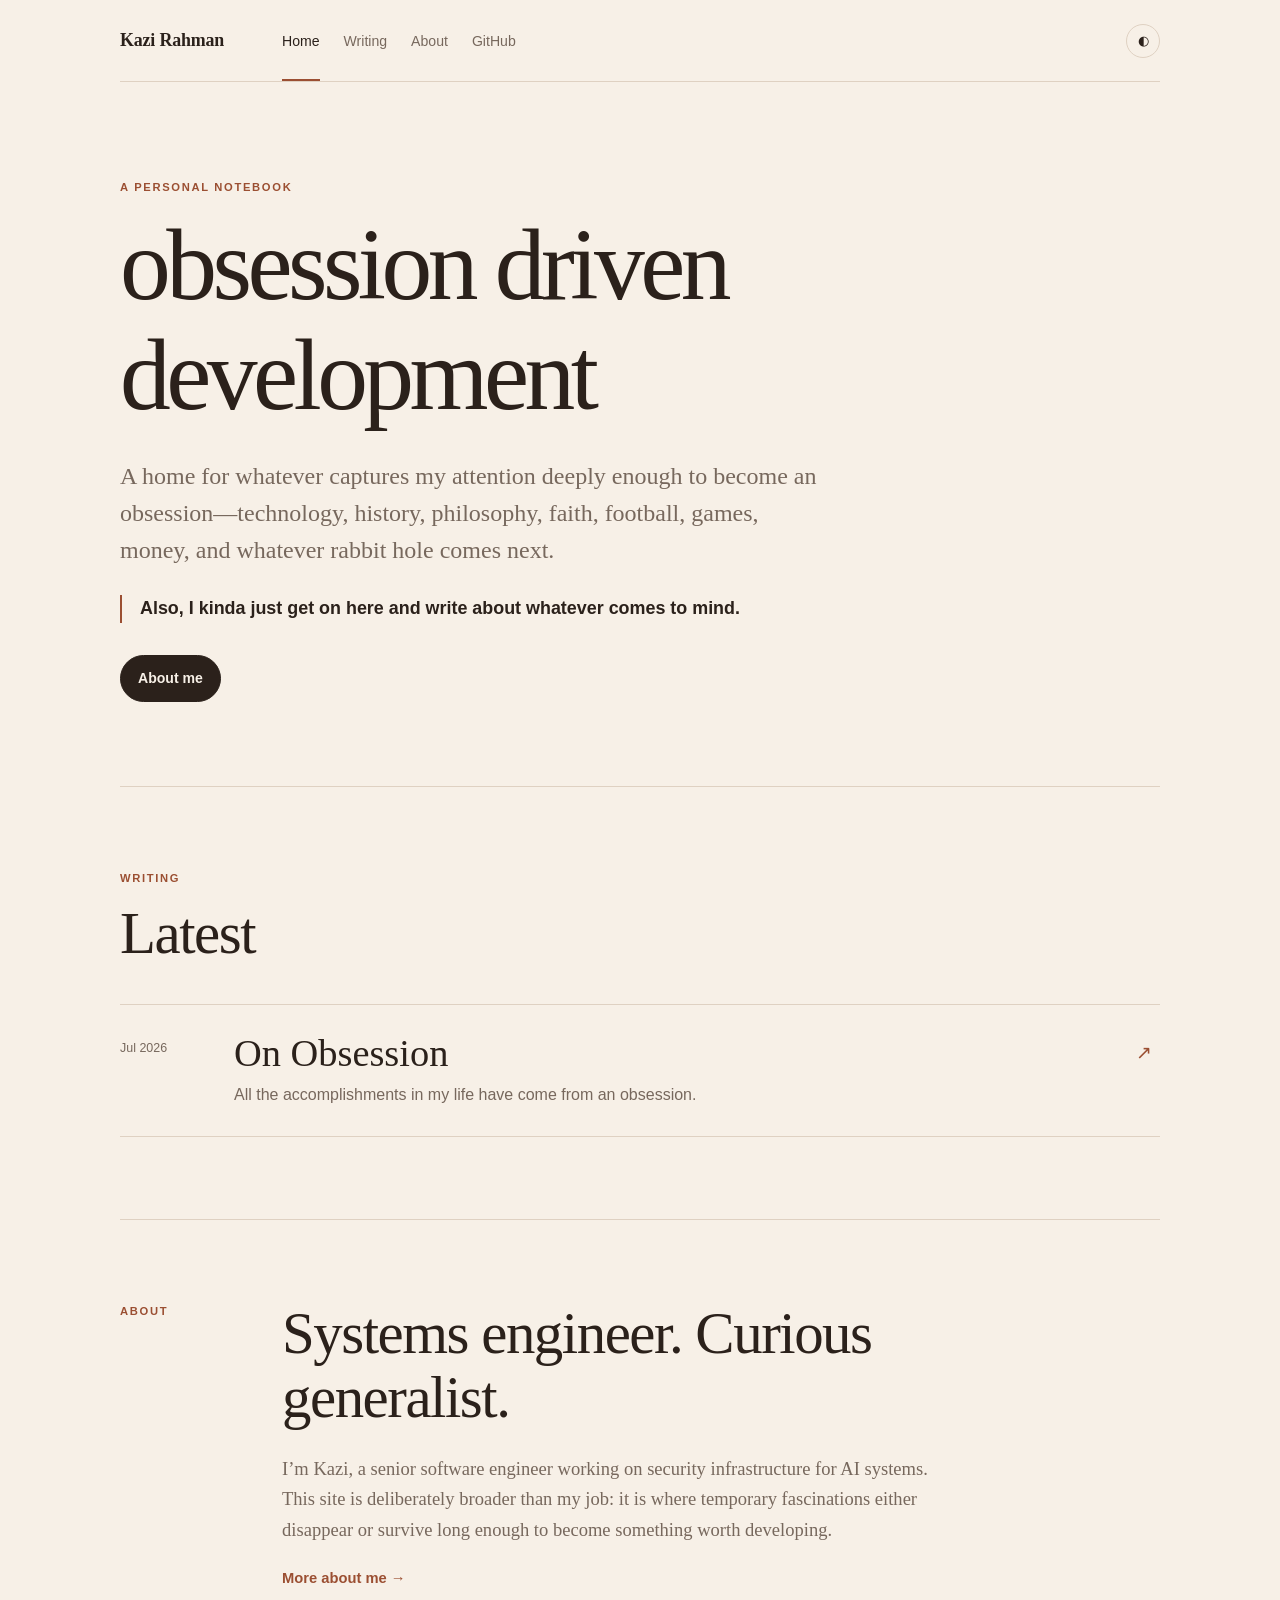
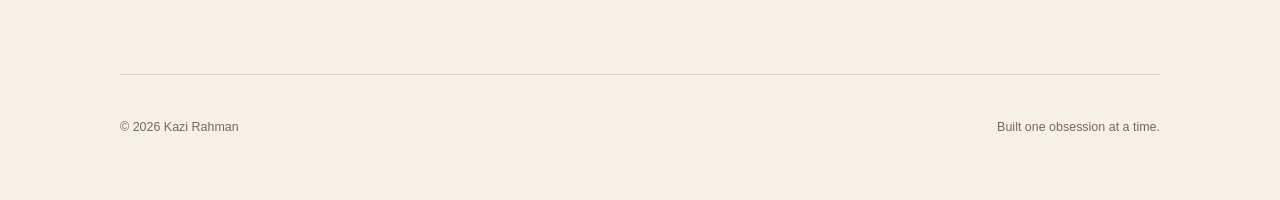
<file: index.html>
<!doctype html>
<html lang="en">
<head>
  <meta charset="utf-8">
  <meta name="viewport" content="width=device-width, initial-scale=1">
  <meta name="description" content="Obsession driven development — Kazi Rahman's corner of the internet for technology, history, philosophy, faith, football, games, money, and whatever else captures his attention.">
  <title>obsession driven development — Kazi Rahman</title>
  <link rel="stylesheet" href="assets/styles.css">
  <script defer src="assets/site.js"></script>
</head>
<body>
  <header class="site-header">
    <div class="header-left">
      <a class="brand" href="index.html">Kazi Rahman</a>
      <nav aria-label="Primary navigation">
        <a class="nav-link active" href="index.html" aria-current="page">Home</a>
        <a class="nav-link" href="#writing">Writing</a>
        <a class="nav-link" href="about.html">About</a>
        <a class="nav-link" href="https://github.com/kazirahm" rel="me">GitHub</a>
      </nav>
    </div>
    <button class="theme-toggle" type="button" aria-label="Toggle color theme">◐</button>
  </header>

  <main>
    <section class="hero">
      <p class="eyebrow">A personal notebook</p>
      <h1>obsession driven development</h1>
      <p class="lede">A home for whatever captures my attention deeply enough to become an obsession—technology, history, philosophy, faith, football, games, money, and whatever rabbit hole comes next.</p>
      <p class="hero-aside">Also, I kinda just get on here and write about whatever comes to mind.</p>
      <a class="button" href="about.html">About me</a>
    </section>

    <section id="writing" class="section writing-section">
      <div class="section-heading">
        <p class="eyebrow">Writing</p>
        <h2>Latest</h2>
      </div>

      <article class="post-row">
        <div class="post-date">Jul 2026</div>
        <div class="post-copy">
          <h3><a href="posts/on-obsession.html">On Obsession</a></h3>
          <p>All the accomplishments in my life have come from an obsession.</p>
        </div>
        <a class="post-arrow" href="posts/on-obsession.html" aria-label="Read On Obsession">↗</a>
      </article>
    </section>

    <section class="section home-about">
      <p class="eyebrow">About</p>
      <div>
        <h2>Systems engineer. Curious generalist.</h2>
        <p>I’m Kazi, a senior software engineer working on security infrastructure for AI systems. This site is deliberately broader than my job: it is where temporary fascinations either disappear or survive long enough to become something worth developing.</p>
        <a class="text-link" href="about.html">More about me →</a>
      </div>
    </section>
  </main>

  <footer>
    <p>© <span id="year"></span> Kazi Rahman</p>
    <p>Built one obsession at a time.</p>
  </footer>
</body>
</html>
</file>
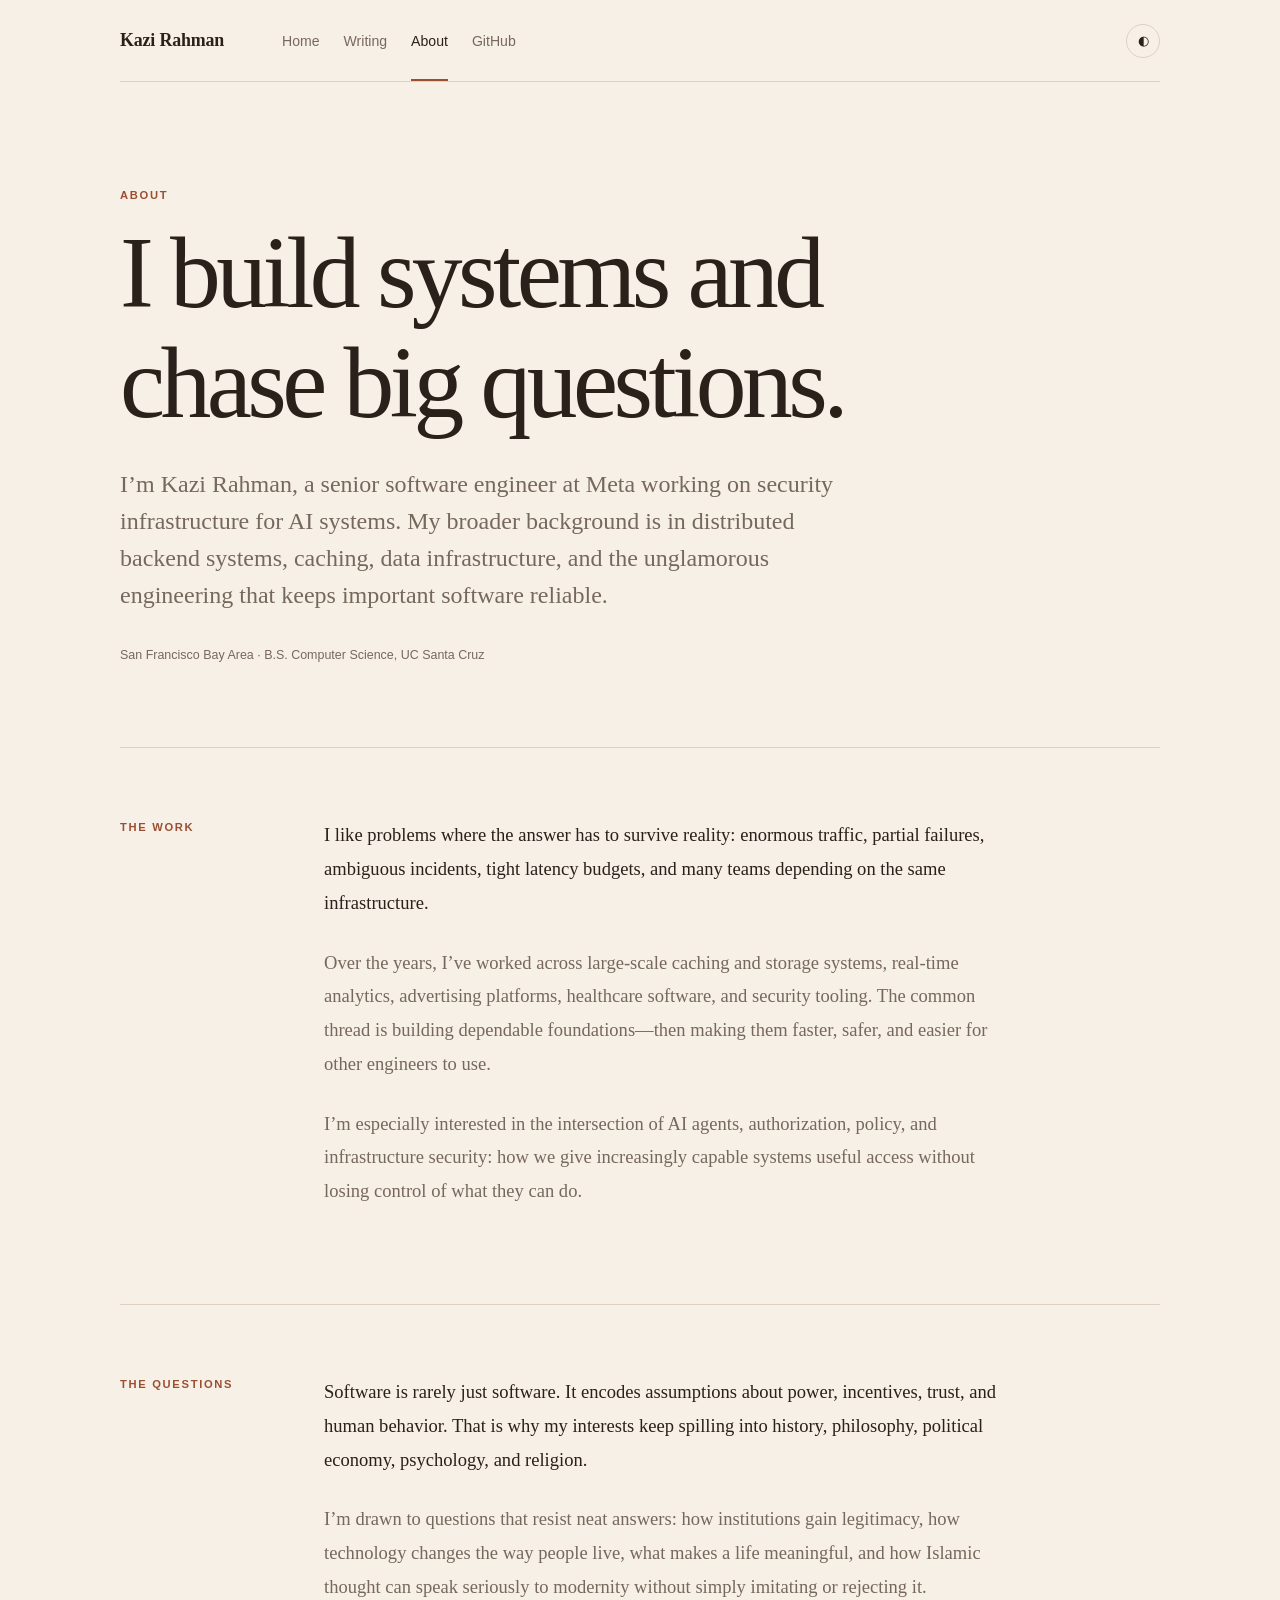
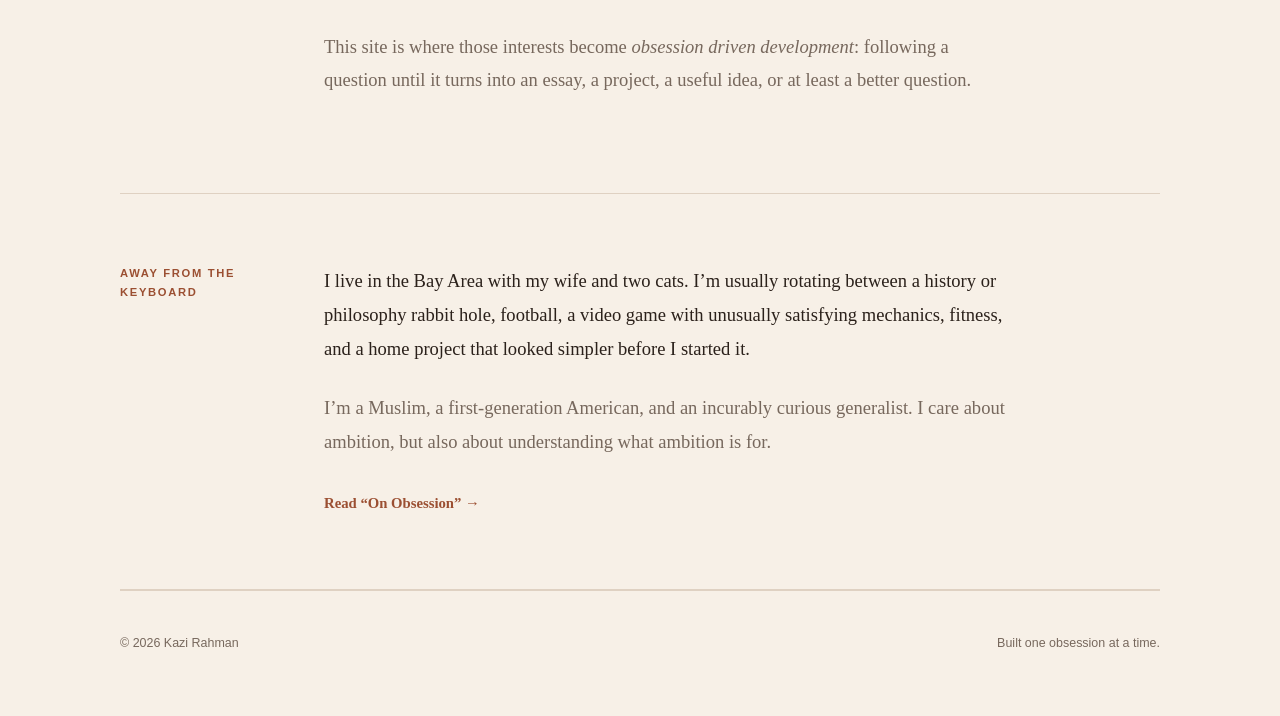
<file: about.html>
<!doctype html>
<html lang="en">
<head>
  <meta charset="utf-8">
  <meta name="viewport" content="width=device-width, initial-scale=1">
  <meta name="description" content="About Kazi Rahman — software engineer, writer, and lifelong student of technology, history, philosophy, and faith.">
  <title>About — obsession driven development</title>
  <link rel="stylesheet" href="assets/styles.css">
  <script defer src="assets/site.js"></script>
</head>
<body>
  <header class="site-header">
    <div class="header-left">
      <a class="brand" href="index.html">Kazi Rahman</a>
      <nav aria-label="Primary navigation">
        <a class="nav-link" href="index.html">Home</a>
        <a class="nav-link" href="index.html#writing">Writing</a>
        <a class="nav-link active" href="about.html" aria-current="page">About</a>
        <a class="nav-link" href="https://github.com/kazirahm" rel="me">GitHub</a>
      </nav>
    </div>
    <button class="theme-toggle" type="button" aria-label="Toggle color theme">◐</button>
  </header>

  <main class="about-page">
    <section class="page-intro">
      <p class="eyebrow">About</p>
      <h1>I build systems and chase big questions.</h1>
      <p class="lede">I’m Kazi Rahman, a senior software engineer at Meta working on security infrastructure for AI systems. My broader background is in distributed backend systems, caching, data infrastructure, and the unglamorous engineering that keeps important software reliable.</p>
      <p class="quiet-meta">San Francisco Bay Area · B.S. Computer Science, UC Santa Cruz</p>
    </section>

    <section class="essay-section">
      <p class="eyebrow">The work</p>
      <div class="prose">
        <p>I like problems where the answer has to survive reality: enormous traffic, partial failures, ambiguous incidents, tight latency budgets, and many teams depending on the same infrastructure.</p>
        <p>Over the years, I’ve worked across large-scale caching and storage systems, real-time analytics, advertising platforms, healthcare software, and security tooling. The common thread is building dependable foundations—then making them faster, safer, and easier for other engineers to use.</p>
        <p>I’m especially interested in the intersection of AI agents, authorization, policy, and infrastructure security: how we give increasingly capable systems useful access without losing control of what they can do.</p>
      </div>
    </section>

    <section class="essay-section">
      <p class="eyebrow">The questions</p>
      <div class="prose">
        <p>Software is rarely just software. It encodes assumptions about power, incentives, trust, and human behavior. That is why my interests keep spilling into history, philosophy, political economy, psychology, and religion.</p>
        <p>I’m drawn to questions that resist neat answers: how institutions gain legitimacy, how technology changes the way people live, what makes a life meaningful, and how Islamic thought can speak seriously to modernity without simply imitating or rejecting it.</p>
        <p>This site is where those interests become <em>obsession driven development</em>: following a question until it turns into an essay, a project, a useful idea, or at least a better question.</p>
      </div>
    </section>

    <section class="essay-section">
      <p class="eyebrow">Away from the keyboard</p>
      <div class="prose">
        <p>I live in the Bay Area with my wife and two cats. I’m usually rotating between a history or philosophy rabbit hole, football, a video game with unusually satisfying mechanics, fitness, and a home project that looked simpler before I started it.</p>
        <p>I’m a Muslim, a first-generation American, and an incurably curious generalist. I care about ambition, but also about understanding what ambition is for.</p>
        <a class="text-link" href="posts/on-obsession.html">Read “On Obsession” →</a>
      </div>
    </section>
  </main>

  <footer>
    <p>© <span id="year"></span> Kazi Rahman</p>
    <p>Built one obsession at a time.</p>
  </footer>
</body>
</html>
</file>
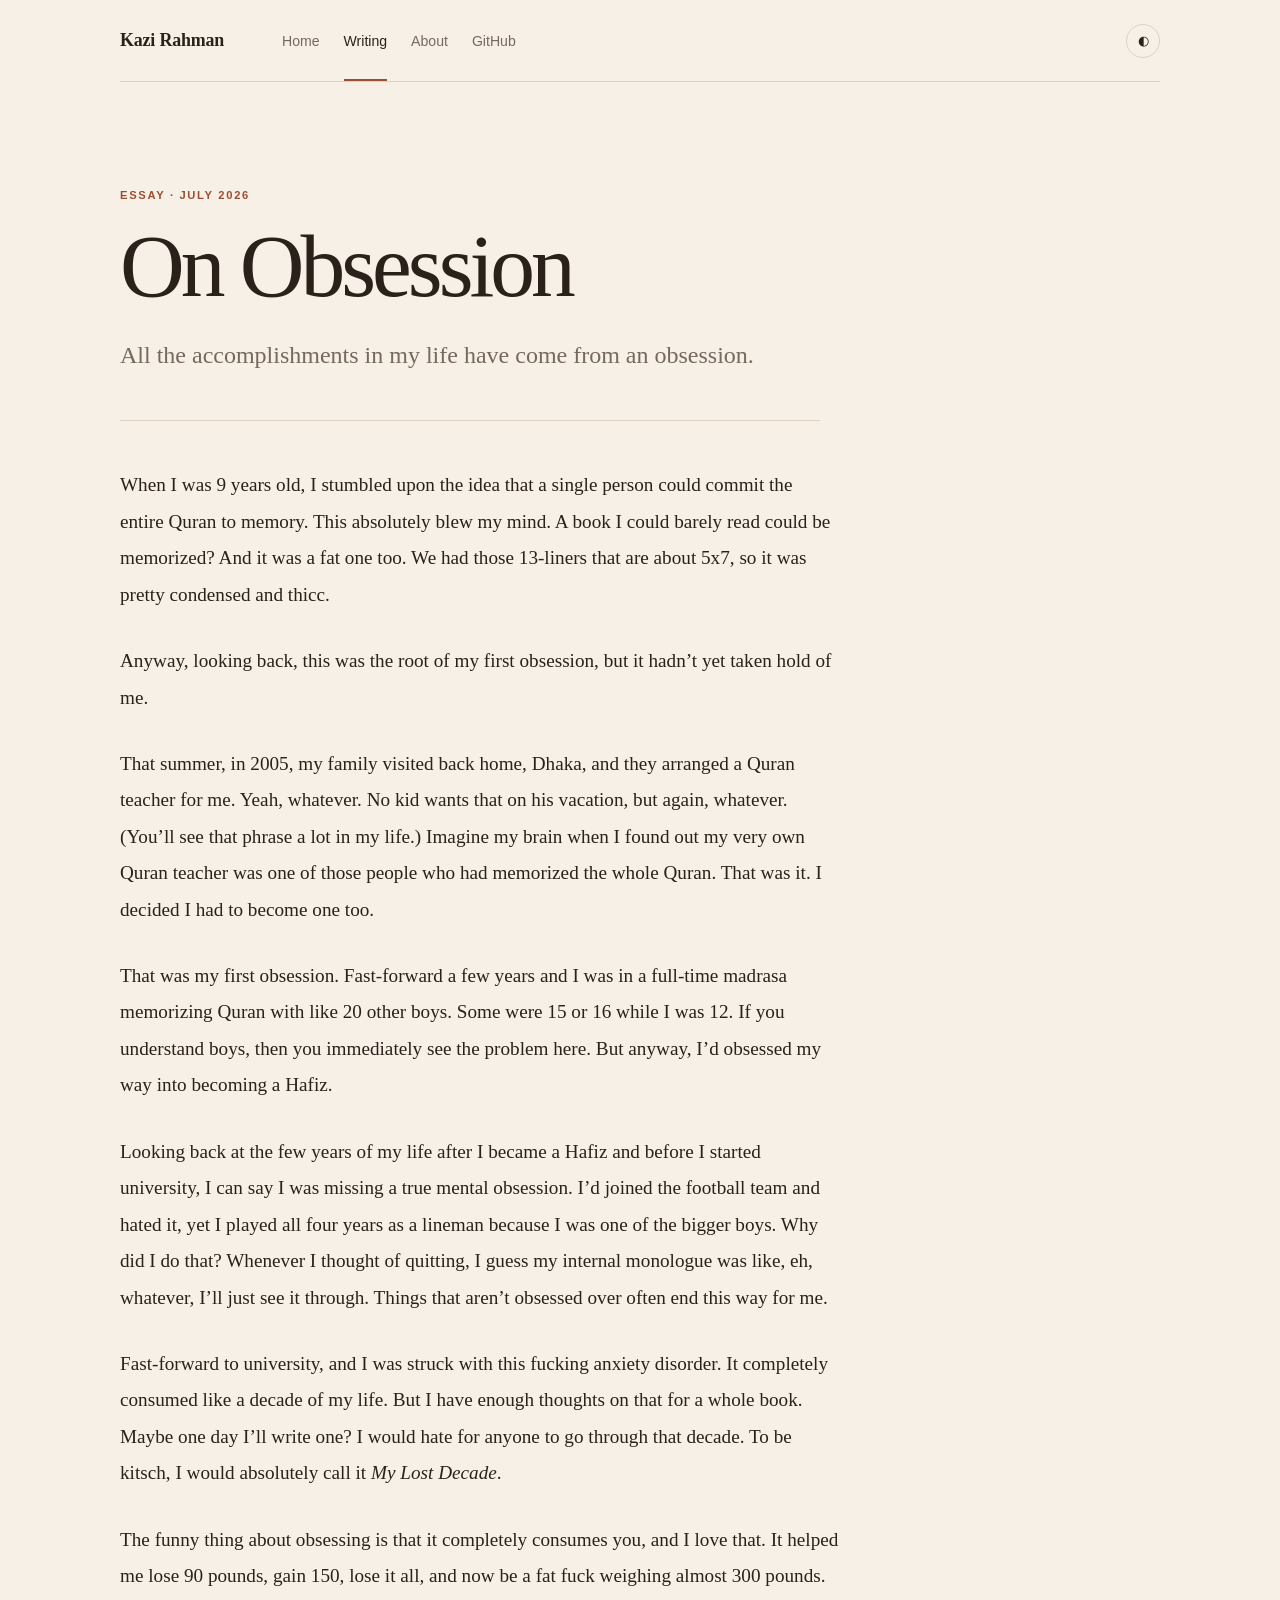
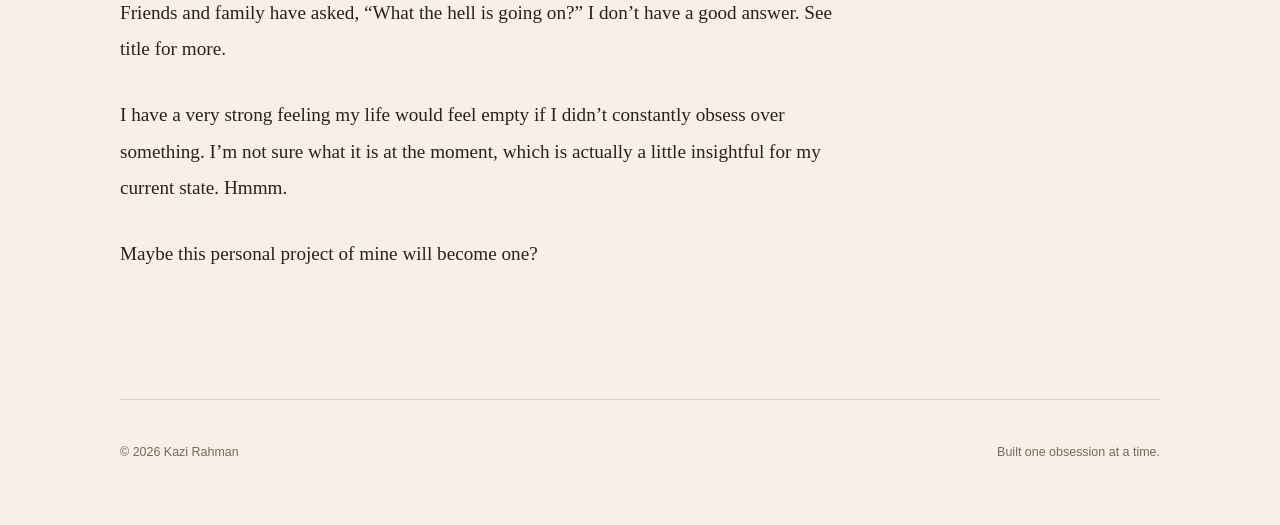
<file: posts/on-obsession.html>
<!doctype html>
<html lang="en">
<head>
  <meta charset="utf-8">
  <meta name="viewport" content="width=device-width, initial-scale=1">
  <meta name="description" content="All the accomplishments in Kazi Rahman's life have come from an obsession.">
  <title>On Obsession — Kazi Rahman</title>
  <link rel="stylesheet" href="../assets/styles.css">
  <script defer src="../assets/site.js"></script>
</head>
<body>
  <header class="site-header">
    <div class="header-left">
      <a class="brand" href="../index.html">Kazi Rahman</a>
      <nav aria-label="Primary navigation">
        <a class="nav-link" href="../index.html">Home</a>
        <a class="nav-link active" href="../index.html#writing" aria-current="page">Writing</a>
        <a class="nav-link" href="../about.html">About</a>
        <a class="nav-link" href="https://github.com/kazirahm" rel="me">GitHub</a>
      </nav>
    </div>
    <button class="theme-toggle" type="button" aria-label="Toggle color theme">◐</button>
  </header>

  <main>
    <article class="article-shell">
      <p class="eyebrow">Essay · July 2026</p>
      <h1>On Obsession</h1>
      <p class="lede">All the accomplishments in my life have come from an obsession.</p>

      <div class="article-body">
        <p>When I was 9 years old, I stumbled upon the idea that a single person could commit the entire Quran to memory. This absolutely blew my mind. A book I could barely read could be memorized? And it was a fat one too. We had those 13-liners that are about 5x7, so it was pretty condensed and thicc.</p>

        <p>Anyway, looking back, this was the root of my first obsession, but it hadn’t yet taken hold of me.</p>

        <p>That summer, in 2005, my family visited back home, Dhaka, and they arranged a Quran teacher for me. Yeah, whatever. No kid wants that on his vacation, but again, whatever. (You’ll see that phrase a lot in my life.) Imagine my brain when I found out my very own Quran teacher was one of those people who had memorized the whole Quran. That was it. I decided I had to become one too.</p>

        <p>That was my first obsession. Fast-forward a few years and I was in a full-time madrasa memorizing Quran with like 20 other boys. Some were 15 or 16 while I was 12. If you understand boys, then you immediately see the problem here. But anyway, I’d obsessed my way into becoming a Hafiz.</p>

        <p>Looking back at the few years of my life after I became a Hafiz and before I started university, I can say I was missing a true mental obsession. I’d joined the football team and hated it, yet I played all four years as a lineman because I was one of the bigger boys. Why did I do that? Whenever I thought of quitting, I guess my internal monologue was like, eh, whatever, I’ll just see it through. Things that aren’t obsessed over often end this way for me.</p>

        <p>Fast-forward to university, and I was struck with this fucking anxiety disorder. It completely consumed like a decade of my life. But I have enough thoughts on that for a whole book. Maybe one day I’ll write one? I would hate for anyone to go through that decade. To be kitsch, I would absolutely call it <em>My Lost Decade</em>.</p>

        <p>The funny thing about obsessing is that it completely consumes you, and I love that. It helped me lose 90 pounds, gain 150, lose it all, and now be a fat fuck weighing almost 300 pounds. Friends and family have asked, “What the hell is going on?” I don’t have a good answer. See title for more.</p>

        <p>I have a very strong feeling my life would feel empty if I didn’t constantly obsess over something. I’m not sure what it is at the moment, which is actually a little insightful for my current state. Hmmm.</p>

        <p>Maybe this personal project of mine will become one?</p>
      </div>
    </article>
  </main>

  <footer>
    <p>© <span id="year"></span> Kazi Rahman</p>
    <p>Built one obsession at a time.</p>
  </footer>
</body>
</html>
</file>
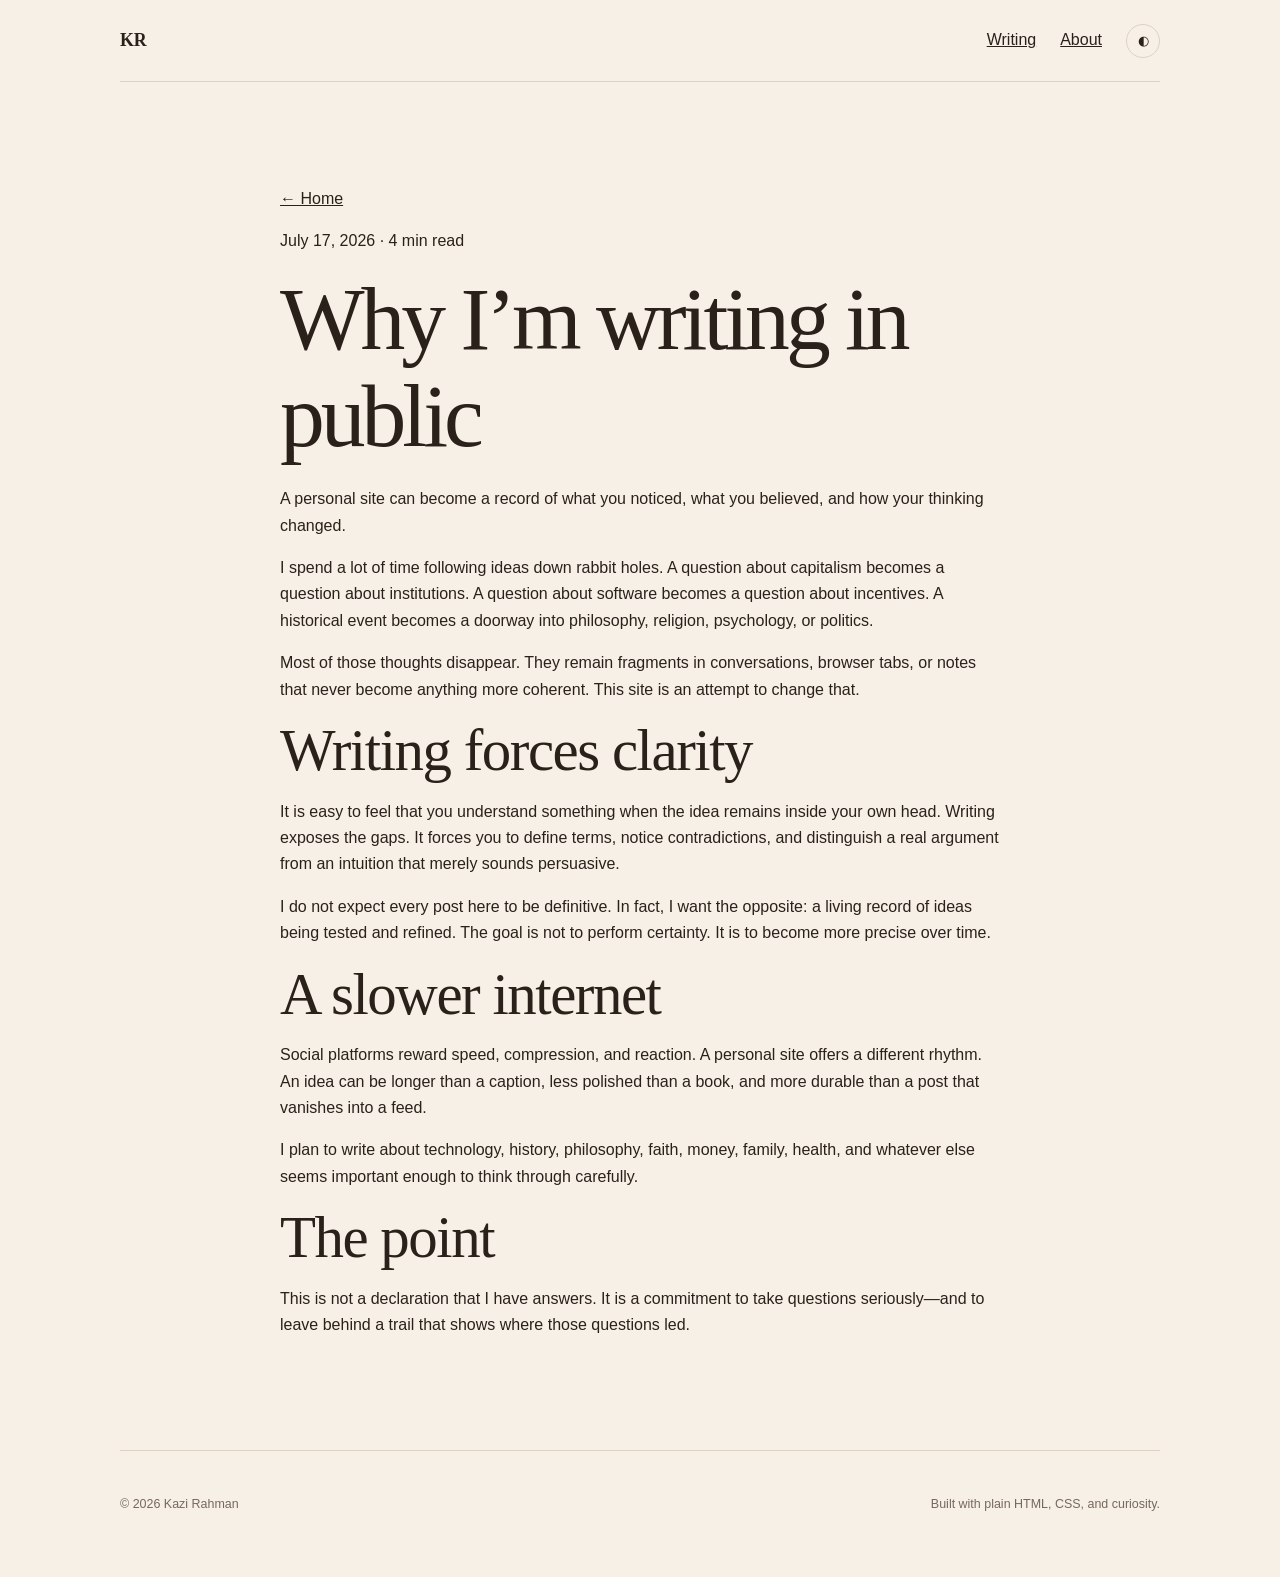
<file: posts/why-write-in-public.html>
<!doctype html>
<html lang="en">
<head>
  <meta charset="utf-8">
  <meta name="viewport" content="width=device-width, initial-scale=1">
  <meta name="description" content="Why Kazi Rahman is starting a personal site and writing in public.">
  <title>Why I’m writing in public — Kazi Rahman</title>
  <link rel="stylesheet" href="../assets/styles.css">
  <script defer src="../assets/site.js"></script>
</head>
<body>
  <header class="site-header">
    <a class="brand" href="../index.html">KR</a>
    <nav aria-label="Primary navigation">
      <a href="../index.html#writing">Writing</a>
      <a href="../index.html#about">About</a>
      <button class="theme-toggle" type="button" aria-label="Toggle dark mode">◐</button>
    </nav>
  </header>

  <main class="article-shell">
    <article class="article">
      <a class="back-link" href="../index.html">← Home</a>
      <p class="post-meta">July 17, 2026 · 4 min read</p>
      <h1>Why I’m writing in public</h1>
      <p class="article-deck">A personal site can become a record of what you noticed, what you believed, and how your thinking changed.</p>

      <p>I spend a lot of time following ideas down rabbit holes. A question about capitalism becomes a question about institutions. A question about software becomes a question about incentives. A historical event becomes a doorway into philosophy, religion, psychology, or politics.</p>

      <p>Most of those thoughts disappear. They remain fragments in conversations, browser tabs, or notes that never become anything more coherent. This site is an attempt to change that.</p>

      <h2>Writing forces clarity</h2>
      <p>It is easy to feel that you understand something when the idea remains inside your own head. Writing exposes the gaps. It forces you to define terms, notice contradictions, and distinguish a real argument from an intuition that merely sounds persuasive.</p>

      <p>I do not expect every post here to be definitive. In fact, I want the opposite: a living record of ideas being tested and refined. The goal is not to perform certainty. It is to become more precise over time.</p>

      <h2>A slower internet</h2>
      <p>Social platforms reward speed, compression, and reaction. A personal site offers a different rhythm. An idea can be longer than a caption, less polished than a book, and more durable than a post that vanishes into a feed.</p>

      <p>I plan to write about technology, history, philosophy, faith, money, family, health, and whatever else seems important enough to think through carefully.</p>

      <h2>The point</h2>
      <p>This is not a declaration that I have answers. It is a commitment to take questions seriously—and to leave behind a trail that shows where those questions led.</p>
    </article>
  </main>

  <footer>
    <p>© <span id="year"></span> Kazi Rahman</p>
    <p>Built with plain HTML, CSS, and curiosity.</p>
  </footer>
</body>
</html>
</file>
<file: assets/styles.css>
:root{--bg:#f7f0e7;--surface:#efe3d5;--text:#2b211b;--muted:#77685d;--accent:#9b4f32;--accent-hover:#7f3f28;--line:#dfd1c2;--max:1040px;--reading:720px;--sans:-apple-system,BlinkMacSystemFont,"Segoe UI",Arial,Helvetica,sans-serif;--serif:Georgia,"Times New Roman",serif;}[data-theme="dark"]{--bg:#1f1814;--surface:#2a211b;--text:#f4ece3;--muted:#b6a69a;--accent:#e09a79;--accent-hover:#efaf90;--line:#44372f;}*{box-sizing:border-box;}html{scroll-behavior:smooth;}body{margin:0;min-height:100vh;background:var(--bg);color:var(--text);font-family:var(--sans);font-synthesis:none;line-height:1.65;text-rendering:optimizeLegibility;-webkit-font-smoothing:antialiased;}a{color:inherit;}a:focus-visible,button:focus-visible{outline:2px solid var(--accent);outline-offset:4px;}.site-header,main,footer{width:min(calc(100% - 40px),var(--max));margin-inline:auto;}.site-header{min-height:82px;display:flex;align-items:center;justify-content:space-between;gap:24px;border-bottom:1px solid var(--line);}.header-left{min-width:0;display:flex;align-items:center;gap:clamp(26px,5vw,58px);}.brand{flex:0 0 auto;font-family:var(--serif);font-size:1.12rem;font-weight:700;letter-spacing:-.01em;text-decoration:none;}.site-header nav{min-width:0;display:flex;align-items:center;gap:24px;}.nav-link{position:relative;padding:29px 0 27px;color:var(--muted);font-size:.88rem;text-decoration:none;white-space:nowrap;}.nav-link:hover,.nav-link.active{color:var(--text);}.nav-link.active::after{content:"";position:absolute;right:0;bottom:-1px;left:0;height:2px;background:var(--accent);}.theme-toggle{flex:0 0 auto;width:34px;height:34px;border:1px solid var(--line);border-radius:50%;background:transparent;color:var(--text);cursor:pointer;}.hero{min-height:66vh;display:grid;align-content:center;padding:96px 0 84px;}.eyebrow{margin:0 0 14px;color:var(--accent);font-size:.7rem;font-weight:700;letter-spacing:.15em;text-transform:uppercase;}h1,h2,h3{margin-top:0;font-family:var(--serif);font-weight:400;line-height:1.08;}h1{max-width:830px;margin-bottom:28px;font-size:clamp(3.1rem,8vw,6.35rem);letter-spacing:-.045em;}h2{margin-bottom:0;font-size:clamp(2.1rem,4.6vw,3.75rem);letter-spacing:-.025em;}.lede{max-width:700px;margin:0;color:var(--muted);font-family:var(--serif);font-size:clamp(1.18rem,2vw,1.5rem);font-weight:400;line-height:1.55;}.hero-aside{max-width:650px;margin:26px 0 0;padding-left:18px;border-left:2px solid var(--accent);color:var(--text);font-family:var(--sans);font-size:clamp(1rem,1.5vw,1.12rem);font-weight:600;line-height:1.55;}.button{display:inline-block;width:fit-content;margin-top:32px;padding:11px 17px;border:1px solid var(--text);border-radius:999px;background:var(--text);color:var(--bg);font-size:.88rem;font-weight:700;text-decoration:none;transition:transform .15s ease,opacity .15s ease;}.button:hover{transform:translateY(-1px);opacity:.9;}.section{padding:82px 0;border-top:1px solid var(--line);}.section-heading{margin-bottom:38px;}.post-row{display:grid;grid-template-columns:90px minmax(0,1fr) 24px;gap:24px;align-items:start;padding:28px 0;border-top:1px solid var(--line);border-bottom:1px solid var(--line);}.post-date{padding-top:5px;color:var(--muted);font-size:.78rem;}.post-copy h3{margin-bottom:8px;font-size:clamp(1.75rem,3vw,2.5rem);}.post-copy h3 a,.post-arrow,.text-link{text-decoration:none;}.post-copy h3 a:hover,.text-link:hover{color:var(--accent-hover);}.post-copy p{max-width:580px;margin:0;color:var(--muted);}.post-arrow{padding-top:4px;color:var(--accent);font-size:1.2rem;}.home-about{display:grid;grid-template-columns:120px minmax(0,1fr);gap:42px;}.home-about h2{max-width:620px;margin-bottom:24px;}.home-about > div > p{max-width:660px;margin:0 0 20px;color:var(--muted);font-family:var(--serif);font-size:1.16rem;}.text-link{color:var(--accent);font-size:.92rem;font-weight:700;}footer{display:flex;justify-content:space-between;gap:24px;padding:30px 0 50px;border-top:1px solid var(--line);color:var(--muted);font-size:.78rem;}.page-intro{padding:104px 0 82px;border-bottom:1px solid var(--line);}.page-intro .lede{max-width:760px;}.quiet-meta{margin:30px 0 0;color:var(--muted);font-size:.78rem;}.essay-section{display:grid;grid-template-columns:150px minmax(0,1fr);gap:54px;padding:70px 0;border-bottom:1px solid var(--line);}.prose{max-width:690px;color:var(--muted);font-family:var(--serif);font-size:1.16rem;font-weight:400;line-height:1.82;}.prose p{margin:0 0 1.4em;}.prose p:first-child{color:var(--text);}.article-shell{width:min(100%,var(--reading));padding:104px 0 96px;}.article-shell h1{margin-bottom:22px;font-size:clamp(3.3rem,7vw,5.8rem);}.article-shell .lede{padding-bottom:46px;border-bottom:1px solid var(--line);}.article-body{margin-top:46px;font-family:var(--serif);font-size:clamp(1.08rem,1.6vw,1.2rem);font-weight:400;line-height:1.9;}.article-body p{margin:0 0 1.55em;}@media (max-width:760px){.site-header{min-height:auto;padding:15px 0 13px;align-items:flex-start;}.header-left{min-width:0;flex:1;flex-direction:column;align-items:flex-start;gap:10px;}.site-header nav{width:100%;gap:18px;overflow-x:auto;scrollbar-width:none;}.site-header nav::-webkit-scrollbar{display:none;}.nav-link{padding:4px 0 8px;font-size:.82rem;}.theme-toggle{margin-top:1px;}.hero{min-height:58vh;padding:72px 0 64px;}.section{padding:64px 0;}.home-about,.essay-section{grid-template-columns:1fr;gap:20px;}.page-intro{padding:74px 0 62px;}.essay-section{padding:58px 0;}.article-shell{padding:74px 0 68px;}}@media (max-width:560px){.site-header,main,footer{width:min(calc(100% - 32px),var(--max));}h1{font-size:clamp(2.8rem,15vw,4.3rem);}.hero-aside{margin-top:22px;padding-left:14px;}.post-row{grid-template-columns:1fr 22px;gap:14px;}.post-date{grid-column:1 / -1;padding:0;}.post-arrow{grid-column:2;grid-row:2;}footer{flex-direction:column;gap:4px;}}
</file>
